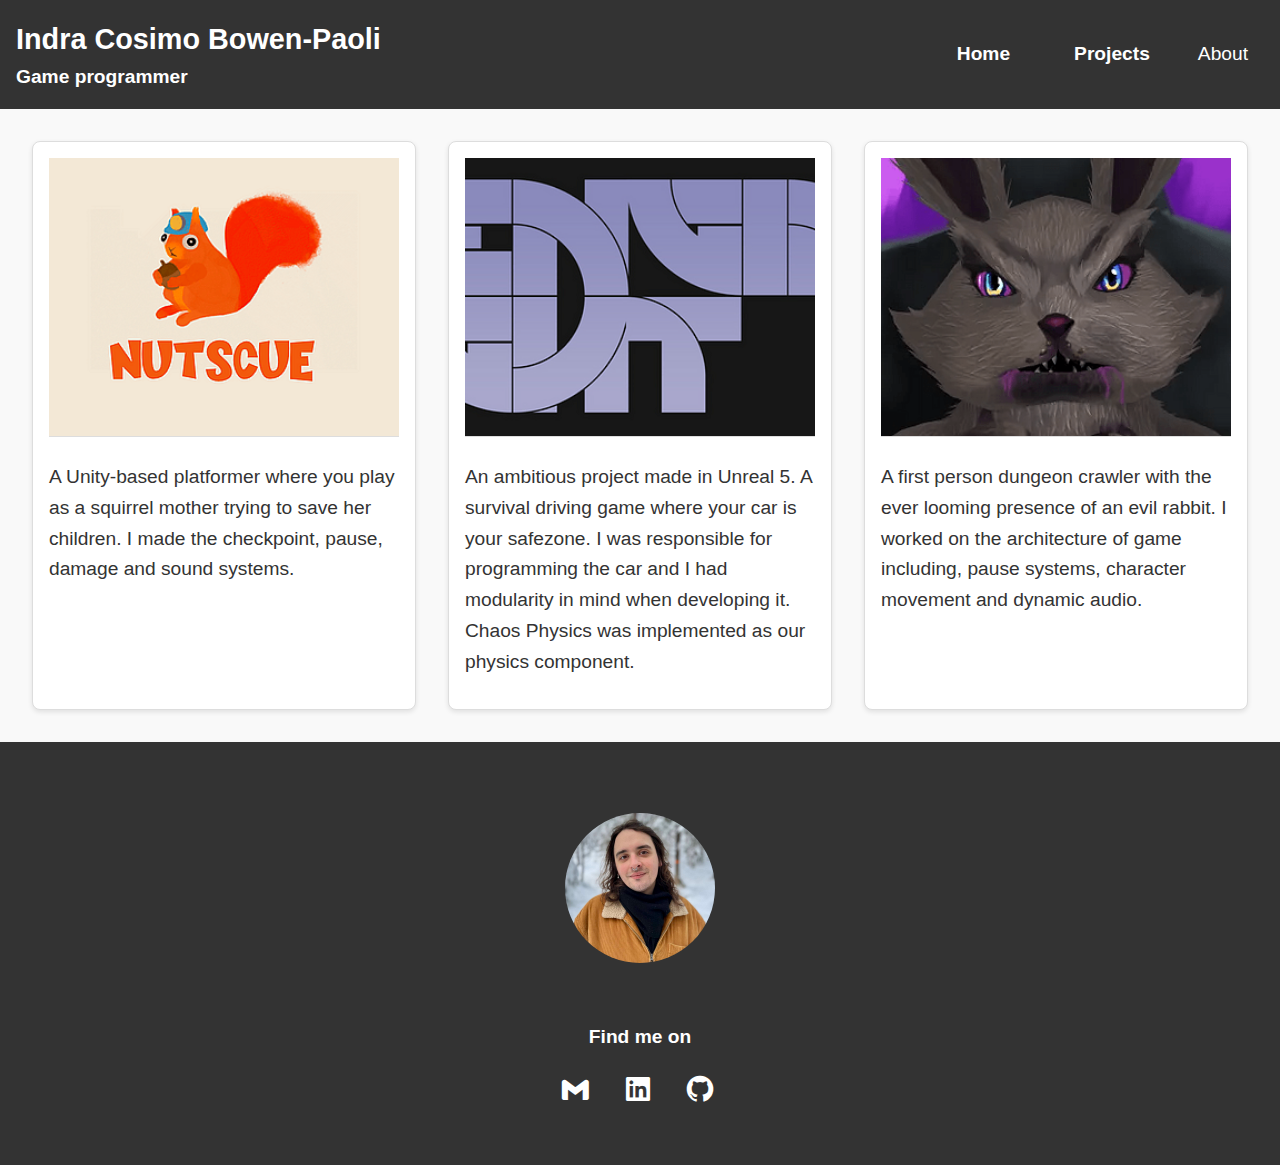
<file: projects.html>
<!DOCTYPE html>
<html lang="en">

<head>
    <meta charset="utf-8">
    <meta name="viewport" content="width=device-width, initial-scale=1">
    <title>Indra - Projects</title>
    <link rel="stylesheet" href="projects_style.css">
    <link rel="stylesheet" href="index_style.css">
    <link href="https://unpkg.com/boxicons@2.1.4/css/boxicons.min.css" rel="stylesheet">
</head>

<body>
    <!-- <h1 class="visually-hidden title">Indra Cosimo Bowen-Paoli</h1>
    <p class="visually-hidden subtitle"><strong>Game programmer</strong></p> -->
    <nav class="navbar">
        <section class="section navbar-bar">
            <div class="container">
                <h2 class="title">Indra Cosimo Bowen-Paoli</h2>
                <p class="subtitle"><strong>Game programmer</strong></p>
            </div>
        </section>
        <ul>
            <li><a href="index.html">Home</a></li>
            <li class="active"><a href="projects.html">Projects</a></li>
            <li><a href="#about">About</a></li>
        </ul>
    </nav>

    <section class="projects-container">
        <!-- <h2 class="visually-hidden">Projects Section</h2> -->

        <!-- Nutscue -->
        <div class="project">
            <a target="_blank" rel="noopener noreferrer" href="https://futuregames.itch.io/nutscue">
                <img src="assets/images/nutscue_logo.png" alt="Nutscue logo" class="project-img">
            </a>
            <p>A Unity-based platformer where you play as a squirrel mother trying to save her children. I made the checkpoint, pause, damage and sound systems.</p>
        </div>

        <!-- Engine Light -->
        <div class="project">
            <a target="_blank" rel="noopener noreferrer" href="https://futuregames.itch.io/enginelight">
                <img src="assets/images/enginelight_logo.png" alt="Engine Light logo" class="project-img">
            </a>
            <p>An ambitious project made in Unreal 5. A survival driving game where your car is your safezone. I was responsible for programming the car and I had modularity in mind when developing it. Chaos Physics was implemented as our physics component.</p>
        </div>

        <!-- Bungeon -->
        <div class="project">
            <a target="_blank" rel="noopener noreferrer" href="https://futuregames.itch.io/the-bungeon">
                <img src="assets/images/bungeon_logo.png" alt="Bungeon logo" class="project-img">
            </a>
            <p>A first person dungeon crawler with the ever looming presence of an evil rabbit. I worked on the architecture of game including, pause systems, character movement and dynamic audio.</p>
        </div>
    </section>

    <footer class="footer">
        <div class="footer-container">
          <div class="footer-columns">
    
            <div class="footer-left">
              <figure class="image is-64x64">
                <img class="is-rounded" src="assets/images/indra_nice.jpg" alt="Profile Picture">
              </figure>
              <div class="about-blurb">
                <a href="#about" class="footer-blurb-link">
                  <!-- <p>
                    Oh hey, what's goin' on? My name is Indra and I live in Stockholm, Sweden.
                    I am a game programmer however my passion for games lie in design, one of my...
                  </p> -->
                </a>
              </div>
            </div>
            <!--Links-->
            <div class="footer-right">
              <h2>Find me on</h2>
              <div class="footer-links">
                <a href="mailto:indracosimo@gmail.com" target="_blank" title="Gmail"><i class="bx bxl-gmail"></i></a>
                <a href="https://www.linkedin.com/in/indra-cosimo-bowen-paoli-a104a71a9/" target="_blank"
                  title="LinkedIn"><i class="bx bxl-linkedin-square"></i></a>
                <a href="https://github.com/indracosimo" target="_blank" title="GitHub"><i class="bx bxl-github"></i></a>
              </div>
            </div>
          </div>
        </div>
      </footer>
</body>

</html>
</file>
<file: projects_style.css>
/* General */
body, h1, h2, h3, p, ul, li 
{
    margin: 0;
    padding: 0;
    box-sizing: border-box;
}

body 
{
    font-family: Arial, sans-serif;
    line-height: 1.6;
    background-color: #f9f9f9;
    color: #333;
}

/* Navbar */
.navbar 
{
    display: flex;
    justify-content: space-between;
    align-items: center;
    background-color: #333;
    color: #fff;
    padding: 1rem;
}

.navbar ul 
{
    list-style: none;
    display: flex;
    gap: 1rem;
}

.navbar li:nth-of-type(2)
{
    margin-left: 1rem;
    font-weight: bold;
}

.navbar a 
{
    color: #fff;
    text-decoration: none;
    padding: 0.5rem 1rem;
}

.navbar a:hover, .navbar a.active 
{
    font-weight: bold;
    text-decoration: underline;
}

/* Projects Section */
.projects-container 
{
    padding: 2rem;
    display: grid;
    grid-template-columns: repeat(auto-fit, minmax(300px, 1fr));
    gap: 2rem;
}

.project 
{
    background: #fff;
    border: 1px solid #ddd;
    border-radius: 8px;
    overflow: hidden;
    box-shadow: 0 2px 5px rgba(0, 0, 0, 0.1);
    padding: 1rem;
}

.project img 
{
    width: 100%;
    height: auto;
    border-bottom: 1px solid #ddd;
}

.project p 
{
    padding: 1rem 0;
}

/* Footer */
.footer-columns
{
  display:flex;
  justify-content: space-between;
  align-items: flex-start;
  gap: 20px;
}

.footer 
{
  background-color: #f4f4f4;
  padding: 1rem;
}

.footer-container 
{
  display: flex;
  justify-content: space-between;
  align-items: flex-start;
  flex-wrap: wrap;
  gap: 20px;
  padding: 20px;
}

.footer-left
{
  display: flex;
  align-items: center;
  gap: 10px;
}

.footer-right .footer-links a 
{
  margin-right: 15px;
  color: inherit;
  text-decoration: none;
}

.footer-right .footer-links i 
{
  font-size: 2rem;
}

.footer-links a:hover 
{
  color: #525151;
}

.footer-right h2 
{
  margin-bottom: 10px;
  font-size: 18px;
}

.about-blurb a 
{
  text-decoration: none;
  color: #333;
}

/* Media Queries */
@media (max-width: 768px) 
{
    .navbar ul 
    {
        flex-direction: column;
        gap: 0.5rem;
    }

    .projects-container 
    {
        grid-template-columns: 1fr;
    }

    .footer-container 
    {
        flex-direction: column;
        align-items: center;
        text-align: center;
    }

    .footer-left, .footer-right 
    {
        margin-bottom: 20px;
    }
}
</file>
<file: index_style.css>
/* General Reset */
body, h1, h2, h3, p, ul, li 
{
    margin: 0;
    padding: 0;
    box-sizing: border-box;
}

body 
{
    font-family: Arial, sans-serif;
    line-height: 1.6;
    background-color: #f9f9f9;
    color: #333;
}

/* Navbar */
.navbar 
{
  display: flex;
  justify-content: space-between;
  align-items: center;
  background-color: #333;
  color: #fff;
  padding: 1rem;
}

.navbar ul 
{
  list-style: none;
  display: flex;
  gap: 1rem;
}

.navbar li:first-child 
{
  margin-left: 1rem;
  font-weight: bold;
}

.navbar a 
{
  color: #fff;
  text-decoration: none;
  padding: 0.5rem 1rem;
}

.navbar a:hover, .navbar a.active 
{
  font-weight: bold;
  text-decoration: underline;
}

  /* MAIN */
  .gallery 
  {
    display: flex;
    flex-direction: column;
    gap: 1em;
  }
  
  .gallery .row 
  {
    display: flex;
    flex-direction: column;
    gap: 1em;
  }
  
  .gallery .column img 
  {
    width: 100%;
    border-radius: 5px;
  }

  /* About Section */
.about-section 
{
  display: flex;
  flex-direction: column;
  align-items: center;
  gap: 20px;
  margin: 40px 0;
}

.about-container 
{
  display: flex;
  flex-direction: row;
  align-items: flex-start;
  gap: 20px;
  flex-wrap: wrap;
}

.about-image img 
{
  width: 100%;
  max-width: 300px;
  height: auto;
  border-radius: 5px;
}

.about-text 
{
  flex: 1;
  max-width: 600px;
  line-height: 1.6;
  font-size: 1rem;
}

/* Footer */
/* .footer-columns
{
  display:flex;
  justify-content: space-between;
  align-items: flex-start;
  gap: 20px;
}

.footer 
{
  background-color: darkgray;
  padding: 1rem;
  text-align: center;
}

.footer-container 
{
  display: flex;
  justify-content: center;
  align-items: flex-start;
  flex-wrap: wrap;
  gap: 20px;
  padding: 20px;
  max-width: 1200px;
  margin: 0 auto;
}

.footer-left
{
  display: flex;
  align-items: center;
  gap: 10px;
}

.footer-right .footer-links a 
{
  margin-right: 15px;
  color: inherit;
  text-decoration: none;
}

.footer-right .footer-links i 
{
  font-size: 2rem;
}

.footer-links a:hover 
{
  color: #525151;
}

.footer-right h2 
{
  margin-bottom: 10px;
  font-size: 18px;
} */
/* Footer */
.footer {
  background-color: #333;
  color: #fff;
  padding: 2rem 1rem;
  text-align: center;
}

.footer-container {
  display: flex;
  flex-direction: column;
  align-items: center;
  gap: 20px;
  max-width: 1200px;
  margin: 0 auto;
}

.footer-columns {
  display: flex;
  flex-direction: column;
  align-items: center;
  gap: 20px;
}

.footer-links a {
  margin: 0 10px;
  color: #fff;
  text-decoration: none;
  font-size: 1.2rem;
}

.footer-links a:hover {
  color: #ccc;
}

.footer-right h2 {
  margin-bottom: 10px;
  font-size: 1.2rem;
}

.footer-left {
  display: flex;
  flex-direction: column;
  align-items: center;
  gap: 10px;
}

.footer-right {
  display: flex;
  flex-direction: column;
  align-items: center;
  gap: 10px;
}
.about-blurb a 
{
  text-decoration: none;
  color: #FFF;
}

.is-rounded
{
  border-radius: 50%;
  width: 150px;
  height: 150px;
  object-fit: cover;
}

/* Media Queries */
@media (max-width: 768px) 
{
  .navbar ul 
  {
      flex-direction: column;
      gap: 0.5rem;
  }

  .projects-container 
  {
      grid-template-columns: 1fr;
  }

  .footer-container 
  {
      flex-direction: column;
      align-items: center;
      text-align: center;
  }

  .footer-left, .footer-right 
  {
      margin-bottom: 20px;
  }

  .about-container 
  {
    flex-direction: column; 
    align-items: center;
  }

  .about-text 
  {
    text-align: center;
  }

  .about-image img 
  {
    max-width: 200px;
  }
}



/* DESKTOP MEDIA QUERYS */
@media (min-width: 768px) 
  {
    .gallery .row 
    {
      flex-direction: row;
      justify-content: space-between;
    }
  
    .gallery .column 
    {
      flex: 1;
      margin: 0 0.5em;
    }
    .topnav 
    {
      justify-content: flex-start;
    }
  
    .skills-content 
    {
      display: flex;
      justify-content: space-between;
    }
  
    .skills-content > div 
    {
      flex: 1;
      margin: 0 1em;
    }
  }
  
  @media (min-width: 1024px) 
  {
    body 
    {
      font-size: 1.2rem;
    }
  
    header 
    {
      padding: 2em;
    }
  
    .gallery .row 
    {
      gap: 2em;
    }
  }
/* MOBILE VIEW
body 
{
    margin: 0;
    padding: 0;
  }

  
  /* HEADER */

  /* header .navbar 
  {
    display: flex;
    justify-content: space-between;
    align-items: center;
    list-style-type: none;
    margin: 0;
    padding: 0;
    overflow: hidden;
    background-color: #333333;
  }
  
  header .navbar li 
  {
    margin: 0;
    padding: 0;
  }

  header .navbar li:first-child 
  {
    color: white;
    margin-left: 1em;
  }

  header .navbar-right
  {
    display: flex;
    gap: 1em;
  }
  
  header .navbar li a 
  {
    display: block;
    color: white;
    text-align: center;
    padding: 14px 16px;
    text-decoration: none;
  }
  
  header .navbar li a:hover, a:active 
  {
    background-color: #111111;
  }
  
  /* MAIN */
/*   
  .gallery 
  {
    display: flex;
    flex-direction: column;
    gap: 1em;
  }
  
  .gallery .row 
  {
    display: flex;
    flex-direction: column;
    gap: 1em;
  }
  
  .gallery .column img 
  {
    width: 100%;
    border-radius: 5px;
  } */

  /* ABOUT*/
  
  /* FOOTER */
  /* footer 
  {
      background-color: #f4f4f4;
      padding: 1em;
  }
  
  .footer-container 
  {
    display: flex;
    justify-content: space-between;
    align-items: flex-start;
    flex-wrap: wrap;
    gap: 20px;
    padding: 20px;
  }

  .footer-left, 
  .footer-right
  {
    flex: 1;
  }

  .footer-links a
  {
    font-size: 24px;
    margin-right: 10px;
    color: #333;
    text-decoration: none;
  }

  .footer-links a:hover, a:active
  {
    color: #525151;
  }

  .footer-right h2 
  {
    margin-bottom: 10px;
    font-size: 18px;
  }

  .about-blurb a
  {
    text-decoration: none;
    color: #333;
  }

  /* MOBILE */
  /* @media (max-width: 768px) 
  {
    .footer-container 
    {
      flex-direction: column;
      align-items: center;
      text-align: center;
    }
  
    .footer-left,
    .footer-right 
    {
      margin-bottom: 20px;
    }
  
    .footer-links a 
    {
      font-size: 28px;
    }
  } */
  /* DESKTOP
@media (min-width: 768px) 
  {
    .gallery .row 
    {
      flex-direction: row;
      justify-content: space-between;
    }
  
    .gallery .column 
    {
      flex: 1;
      margin: 0 0.5em;
    } */
    /* 
    .topnav 
    {
      justify-content: flex-start;
    }
  
    .skills-content 
    {
      display: flex;
      justify-content: space-between;
    }
  
    .skills-content > div 
    {
      flex: 1;
      margin: 0 1em;
    }
  }
  
  @media (min-width: 1024px) 
  {
    body 
    {
      font-size: 1.2rem;
    }
  
    header 
    {
      padding: 2em;
    }
  
    .gallery .row 
    {
      gap: 2em;
    }
  
    footer 
    {
      display: flex;
      justify-content: space-between;
      align-items: center;
    }
  
    .footer-columns 
    {
      display: flex;
      align-items: center;
    }
  }

  @media (max-width: 768px) 
  {
    .footer-container 
    {
      flex-direction: column;
      align-items: center;
    }
  
    .footer-left, .footer-middle 
    {
      flex: none;
      width: 100%;
      text-align: center;
      margin-bottom: 1em;
    }
  
    .footer-left 
    {
      justify-content: center;
    } */
  /* } */
</file>
